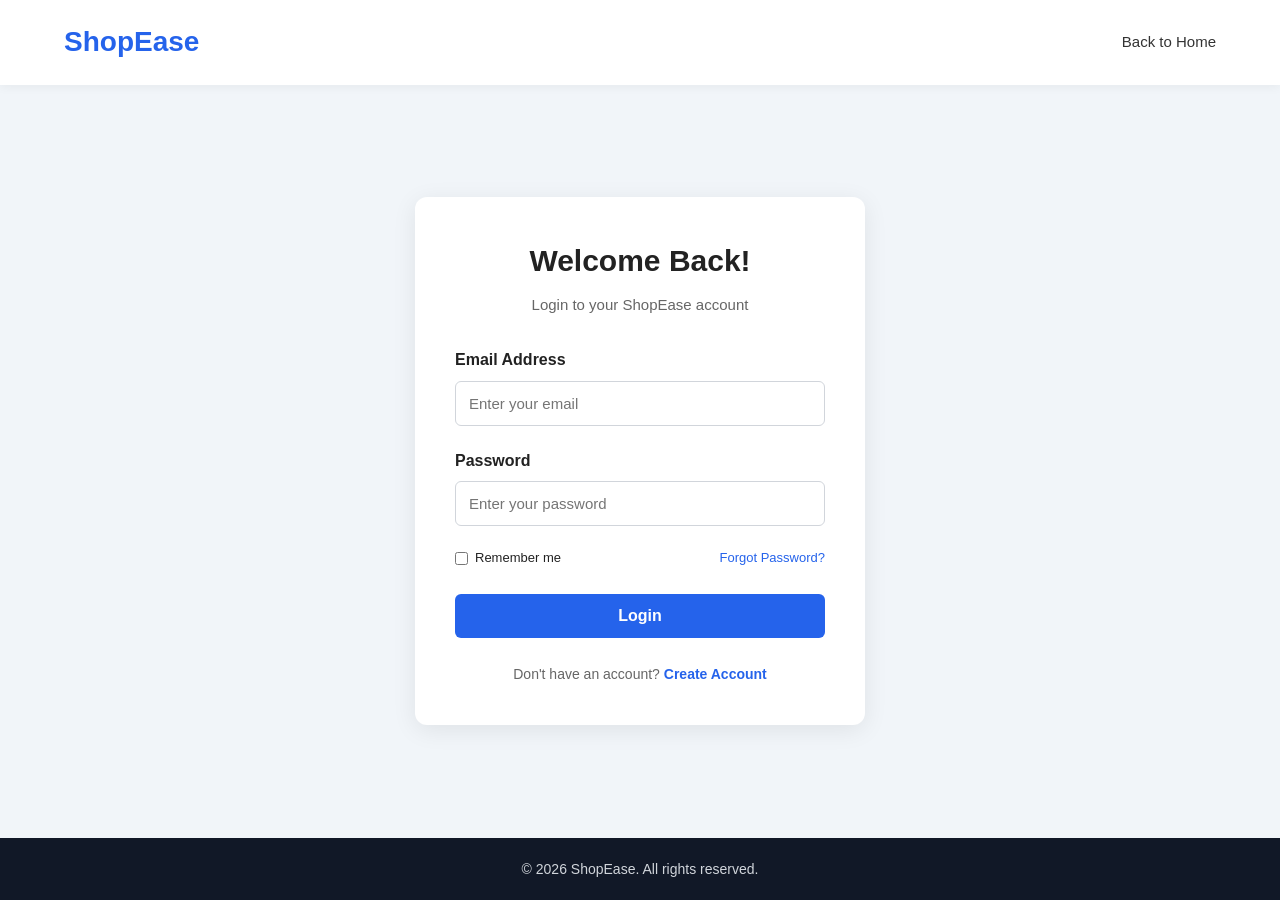
<file: login-page/login.html>
<!DOCTYPE html>
<html lang="en">

<head>
    <meta charset="UTF-8">
    <meta name="viewport" content="width=device-width, initial-scale=1.0">

    <title>Login - ShopEase</title>

    <link rel="stylesheet" href="login.css">
</head>

<body>

    <!-- Header -->

    <header class="header">

        <div class="container navbar">

            <a href="index.html" class="logo">ShopEase</a>

            <a href="index.html" class="back-link">Back to Home</a>

        </div>

    </header>


    <!-- Login Section -->

    <section class="login-section">

        <div class="login-container">

            <!-- Login Heading -->

            <div class="login-heading">

                <h1>Welcome Back!</h1>

                <p>Login to your ShopEase account</p>

            </div>


            <!-- Login Form -->

            <form class="login-form">

                <div class="form-group">

                    <label for="email">Email Address</label>

                    <input
                        type="email"
                        id="email"
                        name="email"
                        placeholder="Enter your email"
                        required
                    >

                </div>


                <div class="form-group">

                    <label for="password">Password</label>

                    <input
                        type="password"
                        id="password"
                        name="password"
                        placeholder="Enter your password"
                        required
                    >

                </div>


                <!-- Remember Me and Forgot Password -->

                <div class="form-options">

                    <label class="remember-me">

                        <input type="checkbox" name="remember">

                        <span>Remember me</span>

                    </label>

                    <a href="#" class="forgot-password">
                        Forgot Password?
                    </a>

                </div>


                <!-- Login Button -->

                <button type="submit" class="login-btn">
                    Login
                </button>


                <!-- Register Link -->

                <p class="register-text">

                    Don't have an account?

                    <a href="#">Create Account</a>

                </p>

            </form>

        </div>

    </section>


    <!-- Footer -->

    <footer class="footer">

        <p>&copy; 2026 ShopEase. All rights reserved.</p>

    </footer>

</body>

</html>
</file>
<file: login-page/login.css>
/* sd Styles */

* {
    margin: 0;
    padding: 0;
    box-sizing: border-box;
}

body {
    font-family: Arial, sans-serif;
    background-color: #f1f5f9;
    color: #222;
    line-height: 1.6;
    min-height: 100vh;
    display: flex;
    flex-direction: column;
}

a {
    text-decoration: none;
}

.container {
    width: 90%;
    max-width: 1200px;
    margin: 0 auto;
}


/* Header */

.header {
    background-color: #fff;
    box-shadow: 0 2px 10px rgba(0, 0, 0, 0.05);
}

.navbar {
    display: flex;
    justify-content: space-between;
    align-items: center;
    padding: 20px 0;
}

.logo {
    font-size: 28px;
    font-weight: bold;
    color: #2563eb;
}

.back-link {
    color: #333;
    font-size: 15px;
}

.back-link:hover {
    color: #2563eb;
}


/* Login Section */

.login-section {
    flex: 1;
    display: flex;
    justify-content: center;
    align-items: center;
    padding: 50px 20px;
}

.login-container {
    width: 100%;
    max-width: 450px;
    background-color: #fff;
    padding: 40px;
    border-radius: 12px;
    box-shadow: 0 5px 25px rgba(0, 0, 0, 0.08);
}


/* Login Heading */

.login-heading {
    text-align: center;
    margin-bottom: 30px;
}

.login-heading h1 {
    font-size: 30px;
    margin-bottom: 8px;
}

.login-heading p {
    color: #666;
    font-size: 15px;
}


/* Form */

.form-group {
    margin-bottom: 22px;
}

.form-group label {
    display: block;
    font-weight: bold;
    margin-bottom: 8px;
}

.form-group input {
    width: 100%;
    padding: 13px;
    border: 1px solid #d1d5db;
    border-radius: 6px;
    font-size: 15px;
    outline: none;
}

.form-group input:focus {
    border-color: #2563eb;
    box-shadow: 0 0 0 3px rgba(37, 99, 235, 0.12);
}


/* Remember Me and Forgot Password */

.form-options {
    display: flex;
    justify-content: space-between;
    align-items: center;
    gap: 10px;
    margin-bottom: 25px;
    font-size: 13px;
}

.remember-me {
    display: flex;
    align-items: center;
    gap: 7px;
    cursor: pointer;
}

.remember-me input {
    accent-color: #2563eb;
}

.forgot-password {
    color: #2563eb;
}

.forgot-password:hover {
    text-decoration: underline;
}


/* Login Button */

.login-btn {
    width: 100%;
    padding: 13px;
    border: none;
    border-radius: 6px;
    background-color: #2563eb;
    color: #fff;
    font-size: 16px;
    font-weight: bold;
    cursor: pointer;
    transition: background-color 0.3s;
}

.login-btn:hover {
    background-color: #1d4ed8;
}


/* Register Link */

.register-text {
    text-align: center;
    margin-top: 25px;
    font-size: 14px;
    color: #666;
}

.register-text a {
    color: #2563eb;
    font-weight: bold;
}

.register-text a:hover {
    text-decoration: underline;
}


/* Footer */

.footer {
    background-color: #111827;
    color: #d1d5db;
    text-align: center;
    padding: 20px;
    font-size: 14px;
}


/* Responsive Design */

@media (max-width: 480px) {

    .login-container {
        padding: 25px 20px;
    }

    .login-heading h1 {
        font-size: 25px;
    }

    .form-options {
        flex-wrap: wrap;
    }

}
</file>
